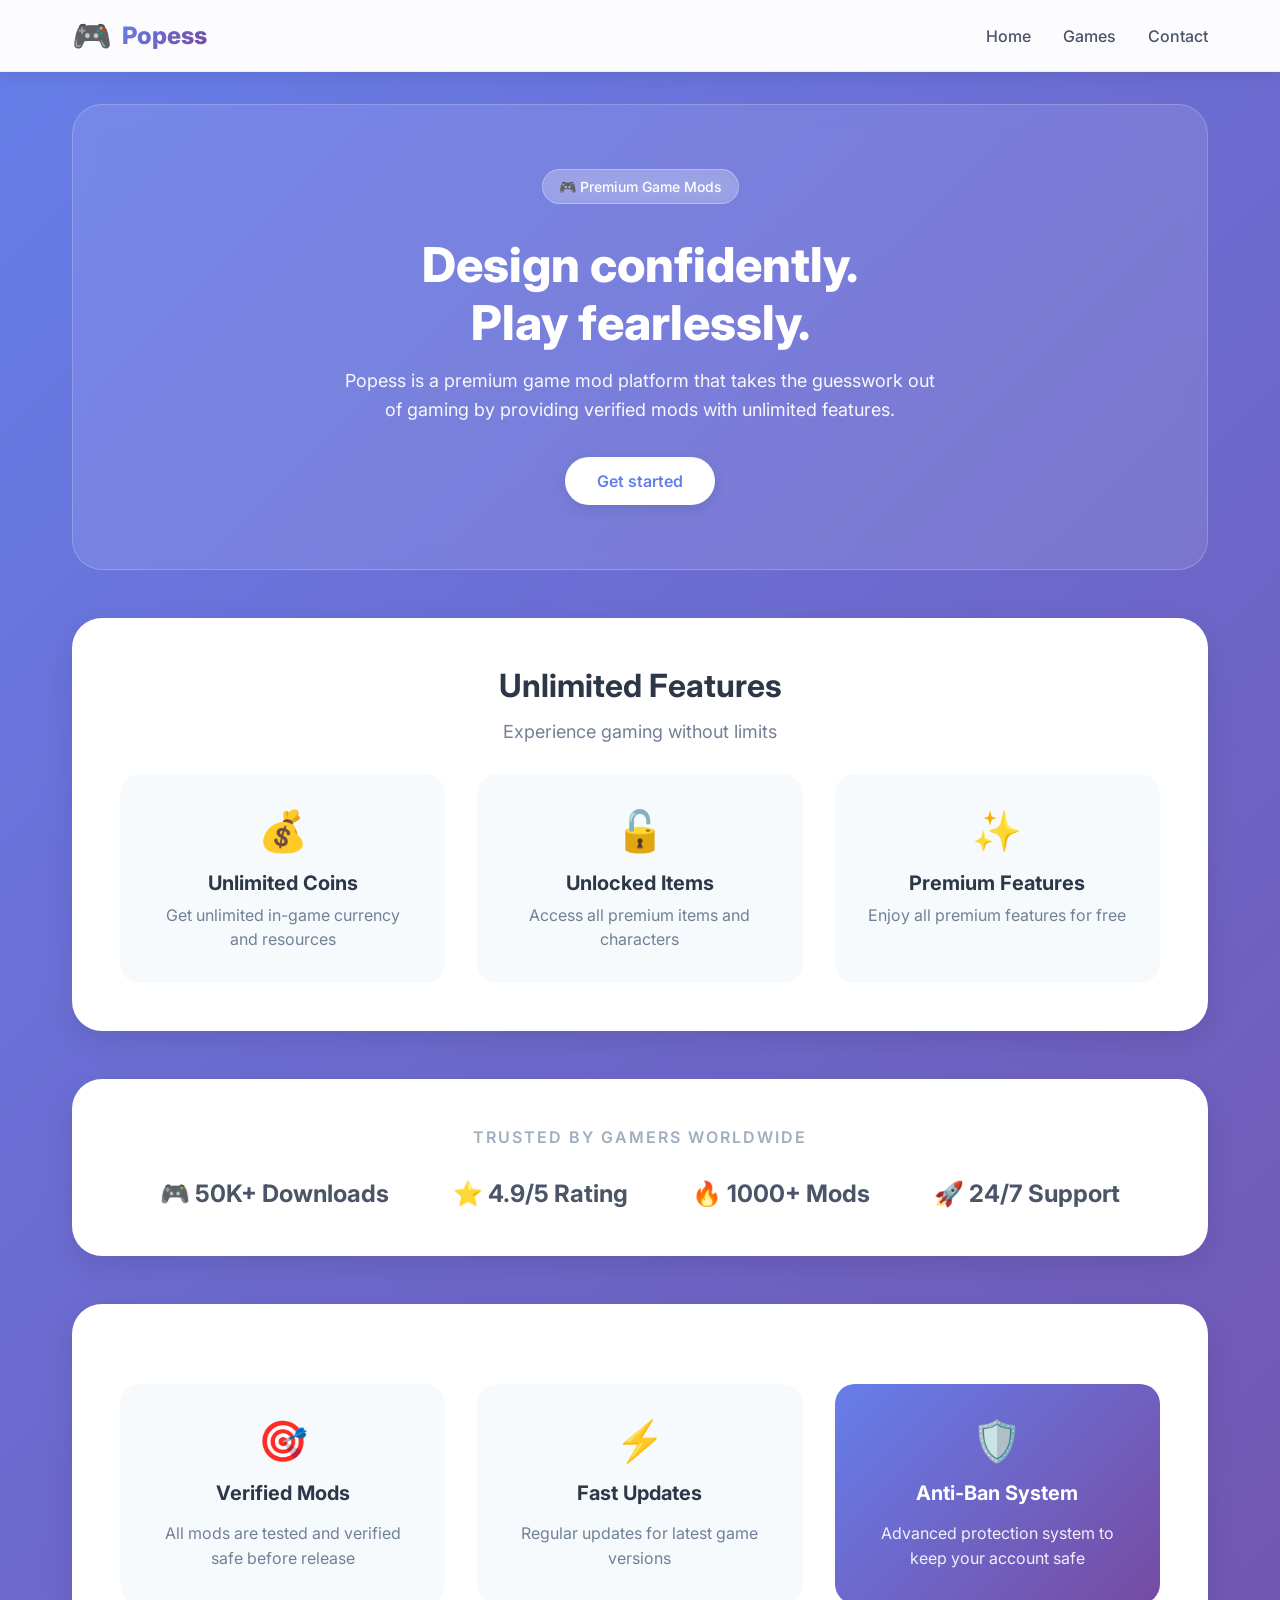
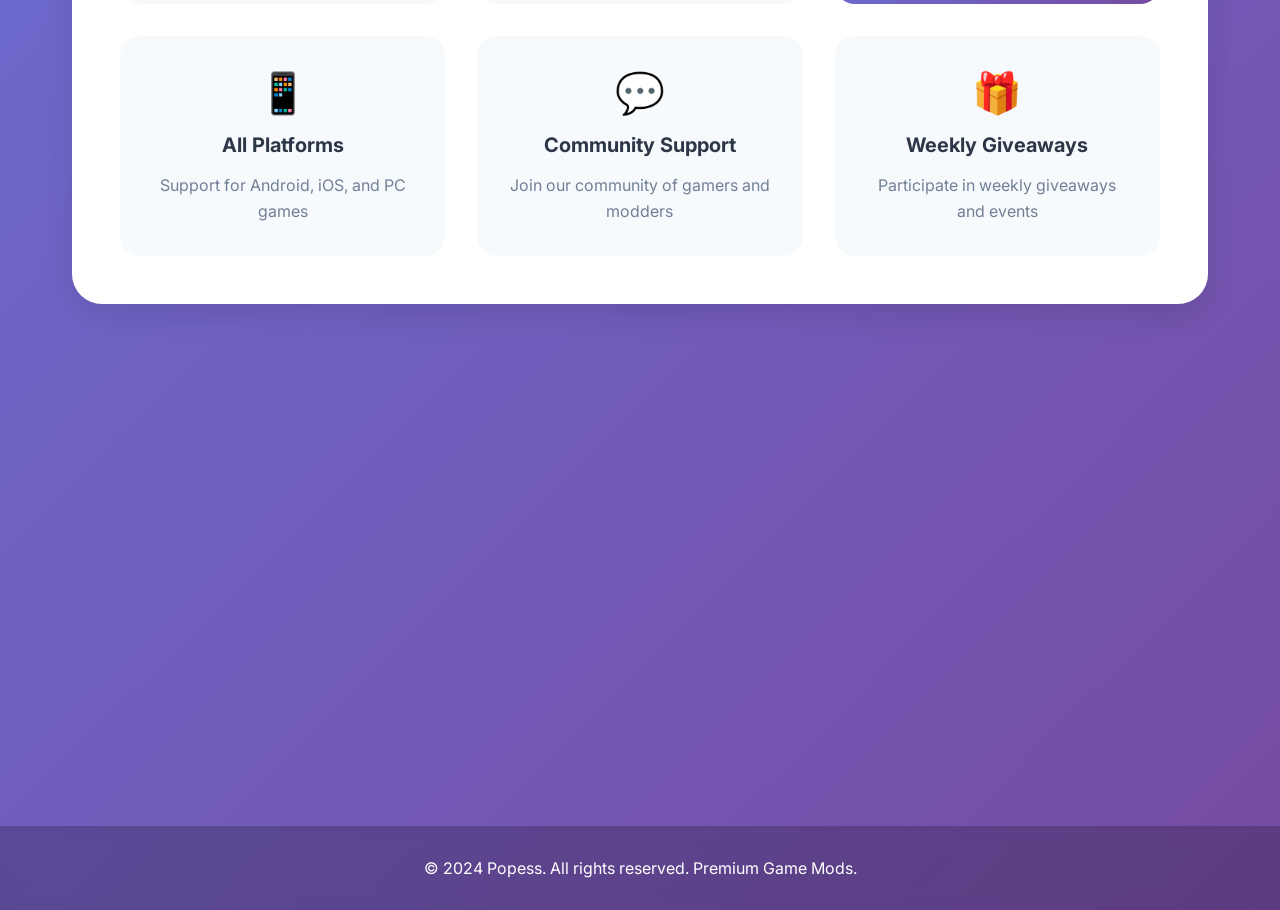
<file: index.html>
<!DOCTYPE html>
<html lang="id">
<head>
  <meta charset="UTF-8">
  <meta name="viewport" content="width=device-width, initial-scale=1.0">
  <title>Popess - Premium Game Mods</title>
  <link rel="stylesheet" href="style.css">
  <link href="https://fonts.googleapis.com/css2?family=Inter:wght@300;400;500;600;700;800&display=swap" rel="stylesheet">
  <meta property="og:type" content="website">
<meta property="og:url" content="https://popess.vercel.app/">
<meta property="og:title" content="Popess - Premium Game Mods">
<meta property="og:description" content="Download game mods premium dengan fitur unlimited. Dapatkan akses eksklusif dengan key khusus.">
<meta property="og:image" content="https://popess.vercel.app/og-image.jpg">

<!-- Twitter -->
<meta property="twitter:card" content="summary_large_image">
<meta property="twitter:url" content="https://popess.vercel.app/">
<meta property="twitter:title" content="Popess - Premium Game Mods">
<meta property="twitter:description" content="Download game mods premium dengan fitur unlimited. Dapatkan akses eksklusif dengan key khusus.">
<meta property="twitter:image" content="https://raw.githubusercontent.com/iChezz/popess/refs/heads/main/147ce268e25b039a7f5170b76bc08fed.jpg">

  <script src="https://pl28969694.profitablecpmratenetwork.com/80/b6/2a/80b62a9f330e55087578df120521c82d.js"></script>
</head>
<body>
  <nav class="navbar">
    <div class="container">
      <div class="nav-content">
        <div class="logo">
          <span class="logo-icon">🎮</span>
          <span class="logo-text">Popess</span>
        </div>
        <div class="nav-links">
          <a href="#" class="nav-link">Home</a>
          <a href="https://youtube.com/@endokid?si=2eAA2y5OUXlWh0_6" class="nav-link">Games</a>
          <a href="https://discord.gg/T5zXHtme" class="nav-link">Contact</a>
        </div>
      </div>
    </div>
  </nav>

  <div id="content">
    
    <!-- Konten akan diisi JavaScript -->
    <div class="loading">
      <div class="spinner"></div>
      <p>Loading awesome content...</p>
    </div>
  </div>
  <div class="ad-container" style="text-align: center; margin: 2rem auto;">
    <script>
      atOptions = { 'key' : 'fc060e57d227b6f66e31129f9d13870a', 'format' : 'iframe', 'height' : 250, 'width' : 300, 'params' : {} };
    </script>
    <script src="https://www.highperformanceformat.com/fc060e57d227b6f66e31129f9d13870a/invoke.js"></script>
  </div>
  <div class="ad-container" style="text-align: center; margin: 2rem auto;">
    <script>
      atOptions = { 'key' : 'fc060e57d227b6f66e31129f9d13870a', 'format' : 'iframe', 'height' : 250, 'width' : 300, 'params' : {} };
    </script>
    <script src="https://www.highperformanceformat.com/fc060e57d227b6f66e31129f9d13870a/invoke.js"></script>
  </div>
  <div class="ad-container" style="text-align: center; margin: 2rem auto;">
    <script>
      atOptions = { 'key' : 'fc060e57d227b6f66e31129f9d13870a', 'format' : 'iframe', 'height' : 250, 'width' : 300, 'params' : {} };
    </script>
    <script src="https://www.highperformanceformat.com/fc060e57d227b6f66e31129f9d13870a/invoke.js"></script>
  </div>
  <!-- BEGIN AADS AD UNIT 2431775 -->

<div id="frame" style="width: 300px;margin: auto;z-index: 99998;height: auto">
          <iframe data-aa='2431775' src='//ad.a-ads.com/2431775/?size=300x250'
                            style='border:0; padding:0; width:300px; height:250px; overflow:hidden;display: block;margin: auto'></iframe>
        </div>

<!-- END AADS AD UNIT 2431775 -->
  <footer class="footer">
    <div class="container">
      <p>&copy; 2024 Popess. All rights reserved. Premium Game Mods.</p>
    </div>
  </footer>

  <script src="script.js"></script>
</body>
</html>
</file>
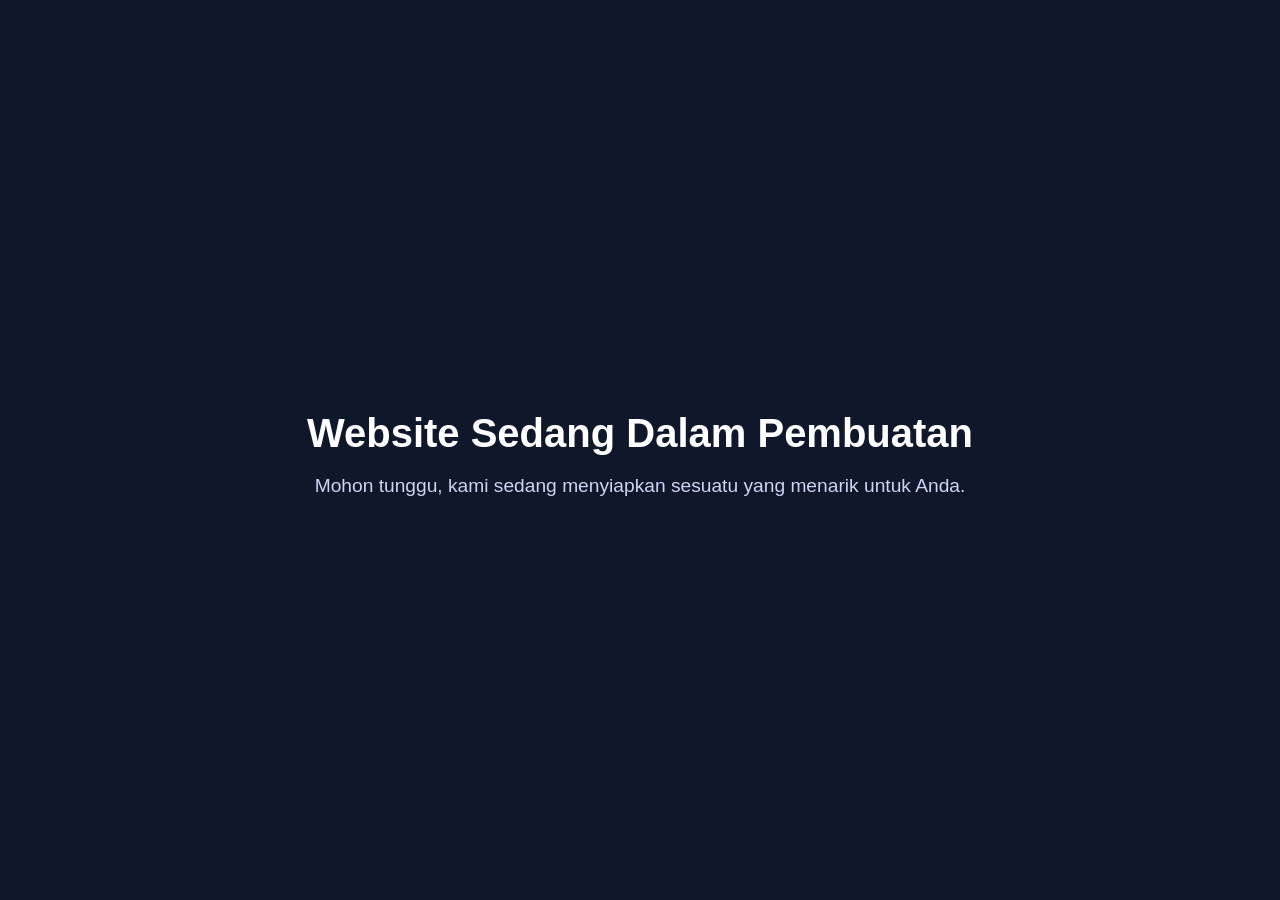
<file: index2.html>
<!DOCTYPE html>
<html lang="id">
<head>
    <meta charset="UTF-8">
    <meta name="viewport" content="width=device-width, initial-scale=1.0">
    <title>Coming Soon</title>
    <style>
        body {
            margin: 0;
            padding: 0;
            font-family: Arial, sans-serif;
            background: #0f172a;
            color: #ffffff;
            display: flex;
            justify-content: center;
            align-items: center;
            height: 100vh;
            text-align: center;
        }
        .container {
            padding: 20px;
        }
        h1 {
            font-size: 2.5rem;
            margin-bottom: 10px;
        }
        p {
            font-size: 1.2rem;
            color: #cbd5f5;
        }
    </style>
</head>
<body>
    <div class="container">
        <h1>Website Sedang Dalam Pembuatan</h1>
        <p>Mohon tunggu, kami sedang menyiapkan sesuatu yang menarik untuk Anda.</p>
    </div>
</body>
</html>
</file>
<file: style.css>
* {
  margin: 0;
  padding: 0;
  box-sizing: border-box;
}

body {
  font-family: 'Inter', -apple-system, BlinkMacSystemFont, 'Segoe UI', sans-serif;
  background: linear-gradient(135deg, #667eea 0%, #764ba2 100%);
  color: #1a1a1a;
  min-height: 100vh;
  display: flex;
  flex-direction: column;
}

/* Navbar */
.navbar {
  background: rgba(255, 255, 255, 0.98);
  backdrop-filter: blur(10px);
  box-shadow: 0 2px 20px rgba(0, 0, 0, 0.1);
  position: sticky;
  top: 0;
  z-index: 1000;
  border-bottom: 1px solid rgba(0, 0, 0, 0.05);
}

.nav-content {
  display: flex;
  justify-content: space-between;
  align-items: center;
  padding: 1rem 0;
}

.logo {
  display: flex;
  align-items: center;
  gap: 10px;
  font-size: 1.5rem;
  font-weight: 800;
}

.logo-icon {
  font-size: 2rem;
  animation: bounce 2s infinite;
}

.logo-text {
  background: linear-gradient(135deg, #667eea 0%, #764ba2 100%);
  -webkit-background-clip: text;
  -webkit-text-fill-color: transparent;
  background-clip: text;
}

.nav-links {
  display: flex;
  gap: 2rem;
}

.nav-link {
  text-decoration: none;
  color: #4a5568;
  font-weight: 500;
  transition: all 0.3s ease;
  position: relative;
}

.nav-link:hover {
  color: #667eea;
}

.nav-link::after {
  content: '';
  position: absolute;
  bottom: -5px;
  left: 0;
  width: 0;
  height: 2px;
  background: linear-gradient(135deg, #667eea 0%, #764ba2 100%);
  transition: width 0.3s ease;
}

.nav-link:hover::after {
  width: 100%;
}

/* Container */
.container {
  max-width: 1200px;
  margin: 0 auto;
  padding: 0 2rem;
}

/* Loading */
.loading {
  text-align: center;
  padding: 100px 20px;
  color: white;
}

.spinner {
  width: 50px;
  height: 50px;
  border: 3px solid rgba(255, 255, 255, 0.3);
  border-top-color: white;
  border-radius: 50%;
  animation: spin 1s linear infinite;
  margin: 0 auto 20px;
}

@keyframes spin {
  to { transform: rotate(360deg); }
}

@keyframes bounce {
  0%, 100% { transform: translateY(0); }
  50% { transform: translateY(-5px); }
}

/* Landing Page - Layout Menurun */
.landing {
  max-width: 1200px;
  margin: 0 auto;
  padding: 2rem;
}

/* Hero Section */
.hero-section {
  text-align: center;
  padding: 4rem 2rem;
  background: rgba(255, 255, 255, 0.1);
  backdrop-filter: blur(10px);
  border-radius: 30px;
  margin-bottom: 3rem;
  border: 1px solid rgba(255, 255, 255, 0.2);
}

.hero-badge {
  display: inline-block;
  background: rgba(255, 255, 255, 0.2);
  backdrop-filter: blur(10px);
  padding: 0.5rem 1rem;
  border-radius: 50px;
  font-size: 0.875rem;
  font-weight: 500;
  color: white;
  margin-bottom: 2rem;
  border: 1px solid rgba(255, 255, 255, 0.3);
}

.hero-title {
  font-size: 3rem;
  font-weight: 800;
  color: white;
  margin-bottom: 1rem;
  line-height: 1.2;
}

.hero-description {
  font-size: 1.125rem;
  color: rgba(255, 255, 255, 0.95);
  margin-bottom: 2rem;
  line-height: 1.6;
  max-width: 600px;
  margin-left: auto;
  margin-right: auto;
}

.hero-buttons {
  display: flex;
  gap: 1rem;
  justify-content: center;
  flex-wrap: wrap;
}

.btn-primary {
  background: white;
  color: #667eea;
  padding: 0.875rem 2rem;
  border-radius: 50px;
  text-decoration: none;
  font-weight: 600;
  transition: all 0.3s ease;
  box-shadow: 0 4px 15px rgba(0, 0, 0, 0.1);
  display: inline-block;
}

.btn-primary:hover {
  transform: translateY(-2px);
  box-shadow: 0 8px 25px rgba(0, 0, 0, 0.15);
}

/* Unlimited Features Section */
.unlimited-section {
  background: white;
  border-radius: 30px;
  padding: 3rem;
  margin-bottom: 3rem;
  box-shadow: 0 10px 30px rgba(0, 0, 0, 0.1);
}

.section-title {
  font-size: 2rem;
  font-weight: 700;
  color: #2d3748;
  margin-bottom: 1rem;
  text-align: center;
}

.section-subtitle {
  text-align: center;
  color: #718096;
  margin-bottom: 2rem;
  font-size: 1.125rem;
}

.unlimited-grid {
  display: grid;
  grid-template-columns: repeat(auto-fit, minmax(280px, 1fr));
  gap: 2rem;
  margin-top: 2rem;
}

.unlimited-card {
  text-align: center;
  padding: 2rem;
  background: #f7fafc;
  border-radius: 20px;
  transition: transform 0.3s ease;
}

.unlimited-card:hover {
  transform: translateY(-5px);
}

.unlimited-icon {
  font-size: 2.5rem;
  margin-bottom: 1rem;
}

.unlimited-card h3 {
  font-size: 1.25rem;
  color: #2d3748;
  margin-bottom: 0.5rem;
}

.unlimited-card p {
  color: #718096;
  line-height: 1.5;
}

/* Companies Section */
.companies-section {
  background: white;
  border-radius: 30px;
  padding: 3rem;
  margin-bottom: 3rem;
  text-align: center;
  box-shadow: 0 10px 30px rgba(0, 0, 0, 0.1);
}

.companies-title {
  font-size: 1rem;
  text-transform: uppercase;
  letter-spacing: 2px;
  color: #a0aec0;
  margin-bottom: 2rem;
  font-weight: 600;
}

.companies-grid {
  display: flex;
  justify-content: center;
  align-items: center;
  gap: 4rem;
  flex-wrap: wrap;
}

.company-item {
  font-size: 1.5rem;
  font-weight: 700;
  color: #4a5568;
  transition: color 0.3s ease;
}

.company-item:hover {
  color: #667eea;
}

/* Features Grid Section */
.features-section {
  background: white;
  border-radius: 30px;
  padding: 3rem;
  margin-bottom: 3rem;
  box-shadow: 0 10px 30px rgba(0, 0, 0, 0.1);
}

.features-grid {
  display: grid;
  grid-template-columns: repeat(auto-fit, minmax(300px, 1fr));
  gap: 2rem;
  margin-top: 2rem;
}

.feature-card {
  text-align: center;
  padding: 2rem;
  background: #f7fafc;
  border-radius: 20px;
  transition: transform 0.3s ease;
}

.feature-card:hover {
  transform: translateY(-5px);
}

.feature-icon {
  font-size: 2.5rem;
  margin-bottom: 1rem;
}

.feature-card h3 {
  font-size: 1.25rem;
  margin-bottom: 1rem;
  color: #2d3748;
}

.feature-card p {
  color: #718096;
  line-height: 1.6;
}

/* Anti-Ban Section Highlight */
.highlight-card {
  background: linear-gradient(135deg, #667eea 0%, #764ba2 100%);
  color: white;
}

.highlight-card h3 {
  color: white;
}

.highlight-card p {
  color: rgba(255, 255, 255, 0.9);
}

/* Detail Page */
.detail-page {
  min-height: calc(100vh - 140px);
  padding: 4rem 2rem;
}

.detail-card {
  background: white;
  border-radius: 30px;
  overflow: hidden;
  box-shadow: 0 20px 40px rgba(0, 0, 0, 0.15);
  max-width: 800px;
  margin: 0 auto;
  animation: slideUp 0.5s ease;
}

@keyframes slideUp {
  from {
    opacity: 0;
    transform: translateY(30px);
  }
  to {
    opacity: 1;
    transform: translateY(0);
  }
}

.detail-header {
  background: linear-gradient(135deg, #667eea 0%, #764ba2 100%);
  padding: 2rem;
  text-align: center;
}

.detail-header h1 {
  color: white;
  font-size: 2rem;
  margin-bottom: 0.5rem;
}

.key-badge {
  display: inline-block;
  background: rgba(255, 255, 255, 0.2);
  backdrop-filter: blur(10px);
  padding: 0.5rem 1rem;
  border-radius: 50px;
  font-family: monospace;
  font-size: 0.875rem;
  color: white;
  margin-top: 0.5rem;
}

.detail-body {
  padding: 2rem;
}

.info-item {
  margin-bottom: 1.5rem;
  padding-bottom: 1rem;
  border-bottom: 1px solid #e2e8f0;
}

.info-item strong {
  display: block;
  color: #2d3748;
  font-size: 0.875rem;
  text-transform: uppercase;
  letter-spacing: 1px;
  margin-bottom: 0.5rem;
  font-weight: 600;
}

.info-item p {
  color: #4a5568;
  font-size: 1rem;
  line-height: 1.6;
}

.fitur-list {
  display: flex;
  flex-wrap: wrap;
  gap: 0.5rem;
  margin-top: 0.5rem;
}

.fitur-tag {
  background: #edf2f7;
  color: #4a5568;
  padding: 0.25rem 0.75rem;
  border-radius: 50px;
  font-size: 0.875rem;
}

.download-btn {
  display: inline-block;
  width: 100%;
  background: linear-gradient(135deg, #667eea 0%, #764ba2 100%);
  color: white;
  text-align: center;
  padding: 1rem;
  border-radius: 50px;
  text-decoration: none;
  font-weight: 600;
  font-size: 1.125rem;
  transition: all 0.3s ease;
  margin-top: 1rem;
}

.download-btn:hover {
  transform: translateY(-2px);
  box-shadow: 0 10px 20px rgba(102, 126, 234, 0.3);
}

.back-link {
  display: inline-block;
  margin-top: 2rem;
  color: #667eea;
  text-decoration: none;
  font-weight: 500;
  transition: color 0.3s ease;
}

.back-link:hover {
  color: #764ba2;
  text-decoration: underline;
}

/* Error Page */
.error-page {
  min-height: calc(100vh - 140px);
  display: flex;
  align-items: center;
  justify-content: center;
  padding: 2rem;
}

.error-card {
  background: white;
  border-radius: 30px;
  padding: 3rem;
  text-align: center;
  max-width: 500px;
  box-shadow: 0 20px 40px rgba(0, 0, 0, 0.15);
}

.error-icon {
  font-size: 4rem;
  margin-bottom: 1rem;
}

.error-card h2 {
  font-size: 1.5rem;
  color: #2d3748;
  margin-bottom: 1rem;
}

.error-card p {
  color: #718096;
  margin-bottom: 2rem;
}

.error-btn {
  background: linear-gradient(135deg, #667eea 0%, #764ba2 100%);
  color: white;
  padding: 0.75rem 1.5rem;
  border-radius: 50px;
  text-decoration: none;
  display: inline-block;
  font-weight: 500;
}

/* Footer */
.footer {
  background: rgba(0, 0, 0, 0.2);
  backdrop-filter: blur(10px);
  color: white;
  text-align: center;
  padding: 2rem;
  margin-top: auto;
}

/* Responsive */
@media (max-width: 768px) {
  .container {
    padding: 0 1rem;
  }

  .nav-content {
    flex-direction: column;
    gap: 1rem;
    padding: 1rem;
  }

  .landing {
    padding: 1rem;
  }

  .hero-section {
    padding: 2rem 1rem;
  }

  .hero-title {
    font-size: 2rem;
  }

  .hero-description {
    font-size: 1rem;
  }

  .hero-buttons {
    flex-direction: column;
    align-items: center;
  }

  .btn-primary, .btn-secondary {
    width: 100%;
    max-width: 250px;
    text-align: center;
  }

  .unlimited-section,
  .companies-section,
  .features-section {
    padding: 2rem 1.5rem;
  }

  .section-title {
    font-size: 1.5rem;
  }

  .companies-grid {
    gap: 1.5rem;
  }

  .company-item {
    font-size: 1rem;
  }

  .features-grid,
  .unlimited-grid {
    grid-template-columns: 1fr;
  }

  .detail-card {
    margin: 1rem;
  }

  .detail-header h1 {
    font-size: 1.5rem;
  }
}
</file>
